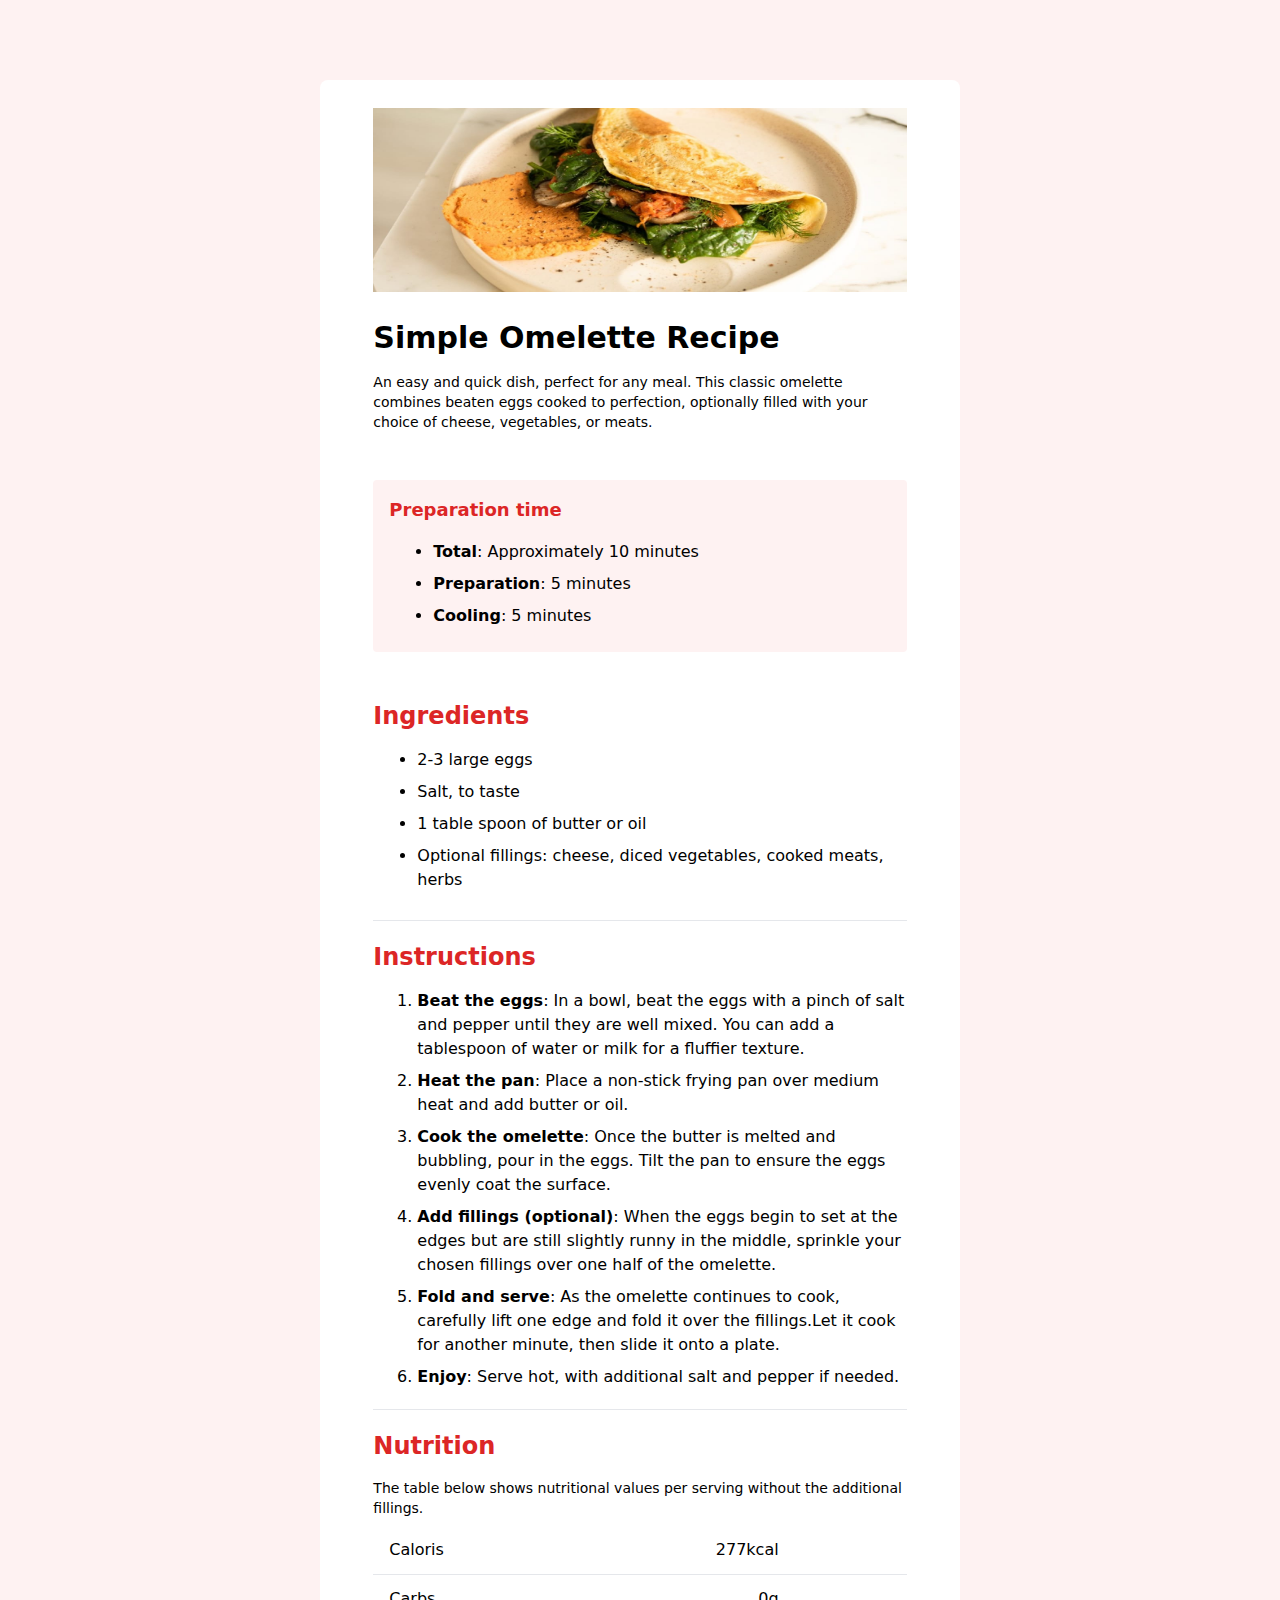
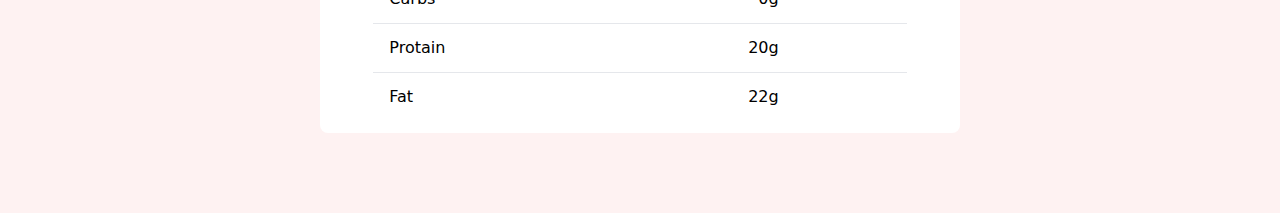
<file: index.html>
<!doctype html>
<html>
<head>
  <meta charset="UTF-8">
  <meta name="viewport" content="width=device-width, initial-scale=1.0">
  <link href="./output.css" rel="stylesheet">
  <title>Simple Omelette Recipe</title>
</head>
<body class="bg-red-50">
    <div class="w-1/2 mx-auto bg-white rounded-lg sm:w-56 md:w-1/2 xl:w-1/2">
        <div class="mx-auto w-5/6 my-20">
            <img src="/img/image-omelette.jpeg" class="w-60 rounded-lg py-7 sm:h-40 md:w-80 md:h-52 lg:w-full lg:h-60 xl:h-80">
            <h1 class="font-bold text-3xl mb-4 sm:text-center sm:text-xl md:text-3xl md:text-center xl:text-left xl:text-4xl lg:text-left">Simple Omelette Recipe</h1>
            <p class="text-sm mb-12"> An easy and quick dish, perfect for any meal. This classic omelette combines beaten eggs cooked to perfection, optionally filled with your choice of cheese, vegetables, or meats.</p>

            <div class="bg-red-50 rounded pl-4 py-4 mb-12">
                <h1 class="font-bold text-lg mr-4 text-red-600 mb-4">Preparation time</h1>
                    <ul class="list-disc pl-5 ml-6 sm:pl-1 md:ml-10">
                        <li class="pb-2"><span class="font-bold">Total</span>: Approximately 10 minutes</li>
                        <li class="pb-2"><span class="font-bold">Preparation</span>: 5 minutes</li>
                        <li class="pb-2"><span class="font-bold">Cooling</span>: 5 minutes</li>
                    </ul> 
            </div>           
                <h1 class="font-bold text-2xl text-red-600 mb-4">Ingredients</h1>
                    <ul class="list-disc pl-5 ml-6 mb-5">
                        <li class="pb-2">2-3 large eggs</li>
                        <li class="pb-2">Salt, to taste</li>
                        <li class="pb-2">1 table spoon of butter or oil</li>
                        <li class="pb-2">Optional fillings: cheese, diced vegetables, cooked meats, herbs</li>
                    </ul> 
                    <hr class="mb-5">       

                <h1 class="font-bold text-2xl text-red-600 mb-4">Instructions</h1>
                    <ol class="list-decimal pl-5 ml-6 mb-5">
                        <li class="mb-2"><span class="font-bold">Beat the eggs</span>: In a bowl, beat the eggs with a pinch of salt and pepper until they are well mixed. You can add a tablespoon of water or milk for a fluffier texture.</li>
                        <li class="mb-2"><span class="font-bold">Heat the pan</span>: Place a non-stick frying pan over medium heat and add butter or oil. </li>
                        <li class="mb-2"><span class="font-bold">Cook the omelette</span>: Once the butter is melted and bubbling, pour in the eggs. Tilt the pan to ensure the eggs evenly coat the surface. </li>
                        <li class="mb-2"><span class="font-bold">Add fillings (optional)</span>: When the eggs begin to set at the edges but are still slightly runny in the middle, sprinkle your chosen fillings over one half of the omelette.</li>
                        <li class="mb-2"><span class="font-bold">Fold and serve</span>: As the omelette continues to cook, carefully lift one edge and fold it over the fillings.Let it cook for another minute, then slide it onto a plate. </li>
                        <li class="mb-2"><span class="font-bold">Enjoy</span>: Serve hot, with additional salt and pepper if needed.</li>
                    </ol>  
                    <hr class="mb-5"> 

                    <h1 class="font-bold text-2xl text-red-600 mb-4">Nutrition</h1>
                    <p class="text-sm mb-5">The table below shows nutritional values per serving without the additional fillings.</p>

                    <div>
                        <div class="flex justify-between ml-6 mr-32 sm:ml-2 lg:ml-4 xl:ml-6 xl:mr-36">
                            <p>Caloris</p>
                            <p class="sm:pl-16">277kcal</p>
                        </div>  
                        <hr class="my-3"> 

                        <div class="flex justify-between ml-6 mr-32 sm:ml-2 lg:ml-4  xl:ml-6 xl:mr-36 sm:justify-between">
                            <p>Carbs</p>
                            <p class="sm:pl-28">0g</p>
                        </div> 
                        <hr class="my-3"> 

                        <div class="flex justify-between ml-6 mr-32 sm:ml-2 lg:ml-4  xl:ml-6 xl:mr-36">
                            <p>Protain</p>
                            <p class="sm:pl-24">20g</p>
                        </div> 
                        <hr class="my-3">

                        <div class="flex justify-between pb-6 ml-6 mr-32 sm:ml-2 lg:ml-4  xl:ml-6 xl:mr-36">
                            <p>Fat</p>
                            <p class="sm:pl-32">22g</p>
                        </div>   
                    </div> 
                    

        </div>
        
    </div>
</body>
</html>
</file>
<file: output.css>
/*
! tailwindcss v3.4.4 | MIT License | https://tailwindcss.com
*/

/*
1. Prevent padding and border from affecting element width. (https://github.com/mozdevs/cssremedy/issues/4)
2. Allow adding a border to an element by just adding a border-width. (https://github.com/tailwindcss/tailwindcss/pull/116)
*/

*,
::before,
::after {
  box-sizing: border-box;
  /* 1 */
  border-width: 0;
  /* 2 */
  border-style: solid;
  /* 2 */
  border-color: #e5e7eb;
  /* 2 */
}

::before,
::after {
  --tw-content: '';
}

/*
1. Use a consistent sensible line-height in all browsers.
2. Prevent adjustments of font size after orientation changes in iOS.
3. Use a more readable tab size.
4. Use the user's configured `sans` font-family by default.
5. Use the user's configured `sans` font-feature-settings by default.
6. Use the user's configured `sans` font-variation-settings by default.
7. Disable tap highlights on iOS
*/

html,
:host {
  line-height: 1.5;
  /* 1 */
  -webkit-text-size-adjust: 100%;
  /* 2 */
  -moz-tab-size: 4;
  /* 3 */
  -o-tab-size: 4;
     tab-size: 4;
  /* 3 */
  font-family: ui-sans-serif, system-ui, sans-serif, "Apple Color Emoji", "Segoe UI Emoji", "Segoe UI Symbol", "Noto Color Emoji";
  /* 4 */
  font-feature-settings: normal;
  /* 5 */
  font-variation-settings: normal;
  /* 6 */
  -webkit-tap-highlight-color: transparent;
  /* 7 */
}

/*
1. Remove the margin in all browsers.
2. Inherit line-height from `html` so users can set them as a class directly on the `html` element.
*/

body {
  margin: 0;
  /* 1 */
  line-height: inherit;
  /* 2 */
}

/*
1. Add the correct height in Firefox.
2. Correct the inheritance of border color in Firefox. (https://bugzilla.mozilla.org/show_bug.cgi?id=190655)
3. Ensure horizontal rules are visible by default.
*/

hr {
  height: 0;
  /* 1 */
  color: inherit;
  /* 2 */
  border-top-width: 1px;
  /* 3 */
}

/*
Add the correct text decoration in Chrome, Edge, and Safari.
*/

abbr:where([title]) {
  -webkit-text-decoration: underline dotted;
          text-decoration: underline dotted;
}

/*
Remove the default font size and weight for headings.
*/

h1,
h2,
h3,
h4,
h5,
h6 {
  font-size: inherit;
  font-weight: inherit;
}

/*
Reset links to optimize for opt-in styling instead of opt-out.
*/

a {
  color: inherit;
  text-decoration: inherit;
}

/*
Add the correct font weight in Edge and Safari.
*/

b,
strong {
  font-weight: bolder;
}

/*
1. Use the user's configured `mono` font-family by default.
2. Use the user's configured `mono` font-feature-settings by default.
3. Use the user's configured `mono` font-variation-settings by default.
4. Correct the odd `em` font sizing in all browsers.
*/

code,
kbd,
samp,
pre {
  font-family: ui-monospace, SFMono-Regular, Menlo, Monaco, Consolas, "Liberation Mono", "Courier New", monospace;
  /* 1 */
  font-feature-settings: normal;
  /* 2 */
  font-variation-settings: normal;
  /* 3 */
  font-size: 1em;
  /* 4 */
}

/*
Add the correct font size in all browsers.
*/

small {
  font-size: 80%;
}

/*
Prevent `sub` and `sup` elements from affecting the line height in all browsers.
*/

sub,
sup {
  font-size: 75%;
  line-height: 0;
  position: relative;
  vertical-align: baseline;
}

sub {
  bottom: -0.25em;
}

sup {
  top: -0.5em;
}

/*
1. Remove text indentation from table contents in Chrome and Safari. (https://bugs.chromium.org/p/chromium/issues/detail?id=999088, https://bugs.webkit.org/show_bug.cgi?id=201297)
2. Correct table border color inheritance in all Chrome and Safari. (https://bugs.chromium.org/p/chromium/issues/detail?id=935729, https://bugs.webkit.org/show_bug.cgi?id=195016)
3. Remove gaps between table borders by default.
*/

table {
  text-indent: 0;
  /* 1 */
  border-color: inherit;
  /* 2 */
  border-collapse: collapse;
  /* 3 */
}

/*
1. Change the font styles in all browsers.
2. Remove the margin in Firefox and Safari.
3. Remove default padding in all browsers.
*/

button,
input,
optgroup,
select,
textarea {
  font-family: inherit;
  /* 1 */
  font-feature-settings: inherit;
  /* 1 */
  font-variation-settings: inherit;
  /* 1 */
  font-size: 100%;
  /* 1 */
  font-weight: inherit;
  /* 1 */
  line-height: inherit;
  /* 1 */
  letter-spacing: inherit;
  /* 1 */
  color: inherit;
  /* 1 */
  margin: 0;
  /* 2 */
  padding: 0;
  /* 3 */
}

/*
Remove the inheritance of text transform in Edge and Firefox.
*/

button,
select {
  text-transform: none;
}

/*
1. Correct the inability to style clickable types in iOS and Safari.
2. Remove default button styles.
*/

button,
input:where([type='button']),
input:where([type='reset']),
input:where([type='submit']) {
  -webkit-appearance: button;
  /* 1 */
  background-color: transparent;
  /* 2 */
  background-image: none;
  /* 2 */
}

/*
Use the modern Firefox focus style for all focusable elements.
*/

:-moz-focusring {
  outline: auto;
}

/*
Remove the additional `:invalid` styles in Firefox. (https://github.com/mozilla/gecko-dev/blob/2f9eacd9d3d995c937b4251a5557d95d494c9be1/layout/style/res/forms.css#L728-L737)
*/

:-moz-ui-invalid {
  box-shadow: none;
}

/*
Add the correct vertical alignment in Chrome and Firefox.
*/

progress {
  vertical-align: baseline;
}

/*
Correct the cursor style of increment and decrement buttons in Safari.
*/

::-webkit-inner-spin-button,
::-webkit-outer-spin-button {
  height: auto;
}

/*
1. Correct the odd appearance in Chrome and Safari.
2. Correct the outline style in Safari.
*/

[type='search'] {
  -webkit-appearance: textfield;
  /* 1 */
  outline-offset: -2px;
  /* 2 */
}

/*
Remove the inner padding in Chrome and Safari on macOS.
*/

::-webkit-search-decoration {
  -webkit-appearance: none;
}

/*
1. Correct the inability to style clickable types in iOS and Safari.
2. Change font properties to `inherit` in Safari.
*/

::-webkit-file-upload-button {
  -webkit-appearance: button;
  /* 1 */
  font: inherit;
  /* 2 */
}

/*
Add the correct display in Chrome and Safari.
*/

summary {
  display: list-item;
}

/*
Removes the default spacing and border for appropriate elements.
*/

blockquote,
dl,
dd,
h1,
h2,
h3,
h4,
h5,
h6,
hr,
figure,
p,
pre {
  margin: 0;
}

fieldset {
  margin: 0;
  padding: 0;
}

legend {
  padding: 0;
}

ol,
ul,
menu {
  list-style: none;
  margin: 0;
  padding: 0;
}

/*
Reset default styling for dialogs.
*/

dialog {
  padding: 0;
}

/*
Prevent resizing textareas horizontally by default.
*/

textarea {
  resize: vertical;
}

/*
1. Reset the default placeholder opacity in Firefox. (https://github.com/tailwindlabs/tailwindcss/issues/3300)
2. Set the default placeholder color to the user's configured gray 400 color.
*/

input::-moz-placeholder, textarea::-moz-placeholder {
  opacity: 1;
  /* 1 */
  color: #9ca3af;
  /* 2 */
}

input::placeholder,
textarea::placeholder {
  opacity: 1;
  /* 1 */
  color: #9ca3af;
  /* 2 */
}

/*
Set the default cursor for buttons.
*/

button,
[role="button"] {
  cursor: pointer;
}

/*
Make sure disabled buttons don't get the pointer cursor.
*/

:disabled {
  cursor: default;
}

/*
1. Make replaced elements `display: block` by default. (https://github.com/mozdevs/cssremedy/issues/14)
2. Add `vertical-align: middle` to align replaced elements more sensibly by default. (https://github.com/jensimmons/cssremedy/issues/14#issuecomment-634934210)
   This can trigger a poorly considered lint error in some tools but is included by design.
*/

img,
svg,
video,
canvas,
audio,
iframe,
embed,
object {
  display: block;
  /* 1 */
  vertical-align: middle;
  /* 2 */
}

/*
Constrain images and videos to the parent width and preserve their intrinsic aspect ratio. (https://github.com/mozdevs/cssremedy/issues/14)
*/

img,
video {
  max-width: 100%;
  height: auto;
}

/* Make elements with the HTML hidden attribute stay hidden by default */

[hidden] {
  display: none;
}

*, ::before, ::after {
  --tw-border-spacing-x: 0;
  --tw-border-spacing-y: 0;
  --tw-translate-x: 0;
  --tw-translate-y: 0;
  --tw-rotate: 0;
  --tw-skew-x: 0;
  --tw-skew-y: 0;
  --tw-scale-x: 1;
  --tw-scale-y: 1;
  --tw-pan-x:  ;
  --tw-pan-y:  ;
  --tw-pinch-zoom:  ;
  --tw-scroll-snap-strictness: proximity;
  --tw-gradient-from-position:  ;
  --tw-gradient-via-position:  ;
  --tw-gradient-to-position:  ;
  --tw-ordinal:  ;
  --tw-slashed-zero:  ;
  --tw-numeric-figure:  ;
  --tw-numeric-spacing:  ;
  --tw-numeric-fraction:  ;
  --tw-ring-inset:  ;
  --tw-ring-offset-width: 0px;
  --tw-ring-offset-color: #fff;
  --tw-ring-color: rgb(59 130 246 / 0.5);
  --tw-ring-offset-shadow: 0 0 #0000;
  --tw-ring-shadow: 0 0 #0000;
  --tw-shadow: 0 0 #0000;
  --tw-shadow-colored: 0 0 #0000;
  --tw-blur:  ;
  --tw-brightness:  ;
  --tw-contrast:  ;
  --tw-grayscale:  ;
  --tw-hue-rotate:  ;
  --tw-invert:  ;
  --tw-saturate:  ;
  --tw-sepia:  ;
  --tw-drop-shadow:  ;
  --tw-backdrop-blur:  ;
  --tw-backdrop-brightness:  ;
  --tw-backdrop-contrast:  ;
  --tw-backdrop-grayscale:  ;
  --tw-backdrop-hue-rotate:  ;
  --tw-backdrop-invert:  ;
  --tw-backdrop-opacity:  ;
  --tw-backdrop-saturate:  ;
  --tw-backdrop-sepia:  ;
  --tw-contain-size:  ;
  --tw-contain-layout:  ;
  --tw-contain-paint:  ;
  --tw-contain-style:  ;
}

::backdrop {
  --tw-border-spacing-x: 0;
  --tw-border-spacing-y: 0;
  --tw-translate-x: 0;
  --tw-translate-y: 0;
  --tw-rotate: 0;
  --tw-skew-x: 0;
  --tw-skew-y: 0;
  --tw-scale-x: 1;
  --tw-scale-y: 1;
  --tw-pan-x:  ;
  --tw-pan-y:  ;
  --tw-pinch-zoom:  ;
  --tw-scroll-snap-strictness: proximity;
  --tw-gradient-from-position:  ;
  --tw-gradient-via-position:  ;
  --tw-gradient-to-position:  ;
  --tw-ordinal:  ;
  --tw-slashed-zero:  ;
  --tw-numeric-figure:  ;
  --tw-numeric-spacing:  ;
  --tw-numeric-fraction:  ;
  --tw-ring-inset:  ;
  --tw-ring-offset-width: 0px;
  --tw-ring-offset-color: #fff;
  --tw-ring-color: rgb(59 130 246 / 0.5);
  --tw-ring-offset-shadow: 0 0 #0000;
  --tw-ring-shadow: 0 0 #0000;
  --tw-shadow: 0 0 #0000;
  --tw-shadow-colored: 0 0 #0000;
  --tw-blur:  ;
  --tw-brightness:  ;
  --tw-contrast:  ;
  --tw-grayscale:  ;
  --tw-hue-rotate:  ;
  --tw-invert:  ;
  --tw-saturate:  ;
  --tw-sepia:  ;
  --tw-drop-shadow:  ;
  --tw-backdrop-blur:  ;
  --tw-backdrop-brightness:  ;
  --tw-backdrop-contrast:  ;
  --tw-backdrop-grayscale:  ;
  --tw-backdrop-hue-rotate:  ;
  --tw-backdrop-invert:  ;
  --tw-backdrop-opacity:  ;
  --tw-backdrop-saturate:  ;
  --tw-backdrop-sepia:  ;
  --tw-contain-size:  ;
  --tw-contain-layout:  ;
  --tw-contain-paint:  ;
  --tw-contain-style:  ;
}

.mx-auto {
  margin-left: auto;
  margin-right: auto;
}

.my-20 {
  margin-top: 5rem;
  margin-bottom: 5rem;
}

.my-3 {
  margin-top: 0.75rem;
  margin-bottom: 0.75rem;
}

.mb-12 {
  margin-bottom: 3rem;
}

.mb-2 {
  margin-bottom: 0.5rem;
}

.mb-4 {
  margin-bottom: 1rem;
}

.mb-5 {
  margin-bottom: 1.25rem;
}

.ml-6 {
  margin-left: 1.5rem;
}

.mr-32 {
  margin-right: 8rem;
}

.mr-4 {
  margin-right: 1rem;
}

.flex {
  display: flex;
}

.table {
  display: table;
}

.w-1\/2 {
  width: 50%;
}

.w-5\/6 {
  width: 83.333333%;
}

.w-60 {
  width: 15rem;
}

.list-decimal {
  list-style-type: decimal;
}

.list-disc {
  list-style-type: disc;
}

.justify-between {
  justify-content: space-between;
}

.rounded {
  border-radius: 0.25rem;
}

.rounded-lg {
  border-radius: 0.5rem;
}

.bg-red-50 {
  --tw-bg-opacity: 1;
  background-color: rgb(254 242 242 / var(--tw-bg-opacity));
}

.bg-red-500 {
  --tw-bg-opacity: 1;
  background-color: rgb(239 68 68 / var(--tw-bg-opacity));
}

.bg-white {
  --tw-bg-opacity: 1;
  background-color: rgb(255 255 255 / var(--tw-bg-opacity));
}

.py-4 {
  padding-top: 1rem;
  padding-bottom: 1rem;
}

.py-7 {
  padding-top: 1.75rem;
  padding-bottom: 1.75rem;
}

.pb-2 {
  padding-bottom: 0.5rem;
}

.pb-6 {
  padding-bottom: 1.5rem;
}

.pl-4 {
  padding-left: 1rem;
}

.pl-5 {
  padding-left: 1.25rem;
}

.pl-20 {
  padding-left: 5rem;
}

.text-2xl {
  font-size: 1.5rem;
  line-height: 2rem;
}

.text-3xl {
  font-size: 1.875rem;
  line-height: 2.25rem;
}

.text-lg {
  font-size: 1.125rem;
  line-height: 1.75rem;
}

.text-sm {
  font-size: 0.875rem;
  line-height: 1.25rem;
}

.font-bold {
  font-weight: 700;
}

.text-red-600 {
  --tw-text-opacity: 1;
  color: rgb(220 38 38 / var(--tw-text-opacity));
}

@media (min-width: 320px) {
  .sm\:ml-2 {
    margin-left: 0.5rem;
  }

  .sm\:h-40 {
    height: 10rem;
  }

  .sm\:w-56 {
    width: 14rem;
  }

  .sm\:justify-between {
    justify-content: space-between;
  }

  .sm\:gap-20 {
    gap: 5rem;
  }

  .sm\:pl-1 {
    padding-left: 0.25rem;
  }

  .sm\:pl-20 {
    padding-left: 5rem;
  }

  .sm\:pl-32 {
    padding-left: 8rem;
  }

  .sm\:pl-28 {
    padding-left: 7rem;
  }

  .sm\:pl-36 {
    padding-left: 9rem;
  }

  .sm\:pl-16 {
    padding-left: 4rem;
  }

  .sm\:pl-24 {
    padding-left: 6rem;
  }

  .sm\:text-center {
    text-align: center;
  }

  .sm\:text-xl {
    font-size: 1.25rem;
    line-height: 1.75rem;
  }
}

@media (min-width: 768px) {
  .md\:ml-10 {
    margin-left: 2.5rem;
  }

  .md\:h-52 {
    height: 13rem;
  }

  .md\:w-1\/2 {
    width: 50%;
  }

  .md\:w-80 {
    width: 20rem;
  }

  .md\:text-center {
    text-align: center;
  }

  .md\:text-3xl {
    font-size: 1.875rem;
    line-height: 2.25rem;
  }
}

@media (min-width: 1024px) {
  .lg\:ml-4 {
    margin-left: 1rem;
  }

  .lg\:h-60 {
    height: 15rem;
  }

  .lg\:w-full {
    width: 100%;
  }

  .lg\:text-left {
    text-align: left;
  }
}

@media (min-width: 1440px) {
  .xl\:ml-6 {
    margin-left: 1.5rem;
  }

  .xl\:mr-36 {
    margin-right: 9rem;
  }

  .xl\:h-80 {
    height: 20rem;
  }

  .xl\:w-1\/2 {
    width: 50%;
  }

  .xl\:text-left {
    text-align: left;
  }

  .xl\:text-4xl {
    font-size: 2.25rem;
    line-height: 2.5rem;
  }
}
</file>
